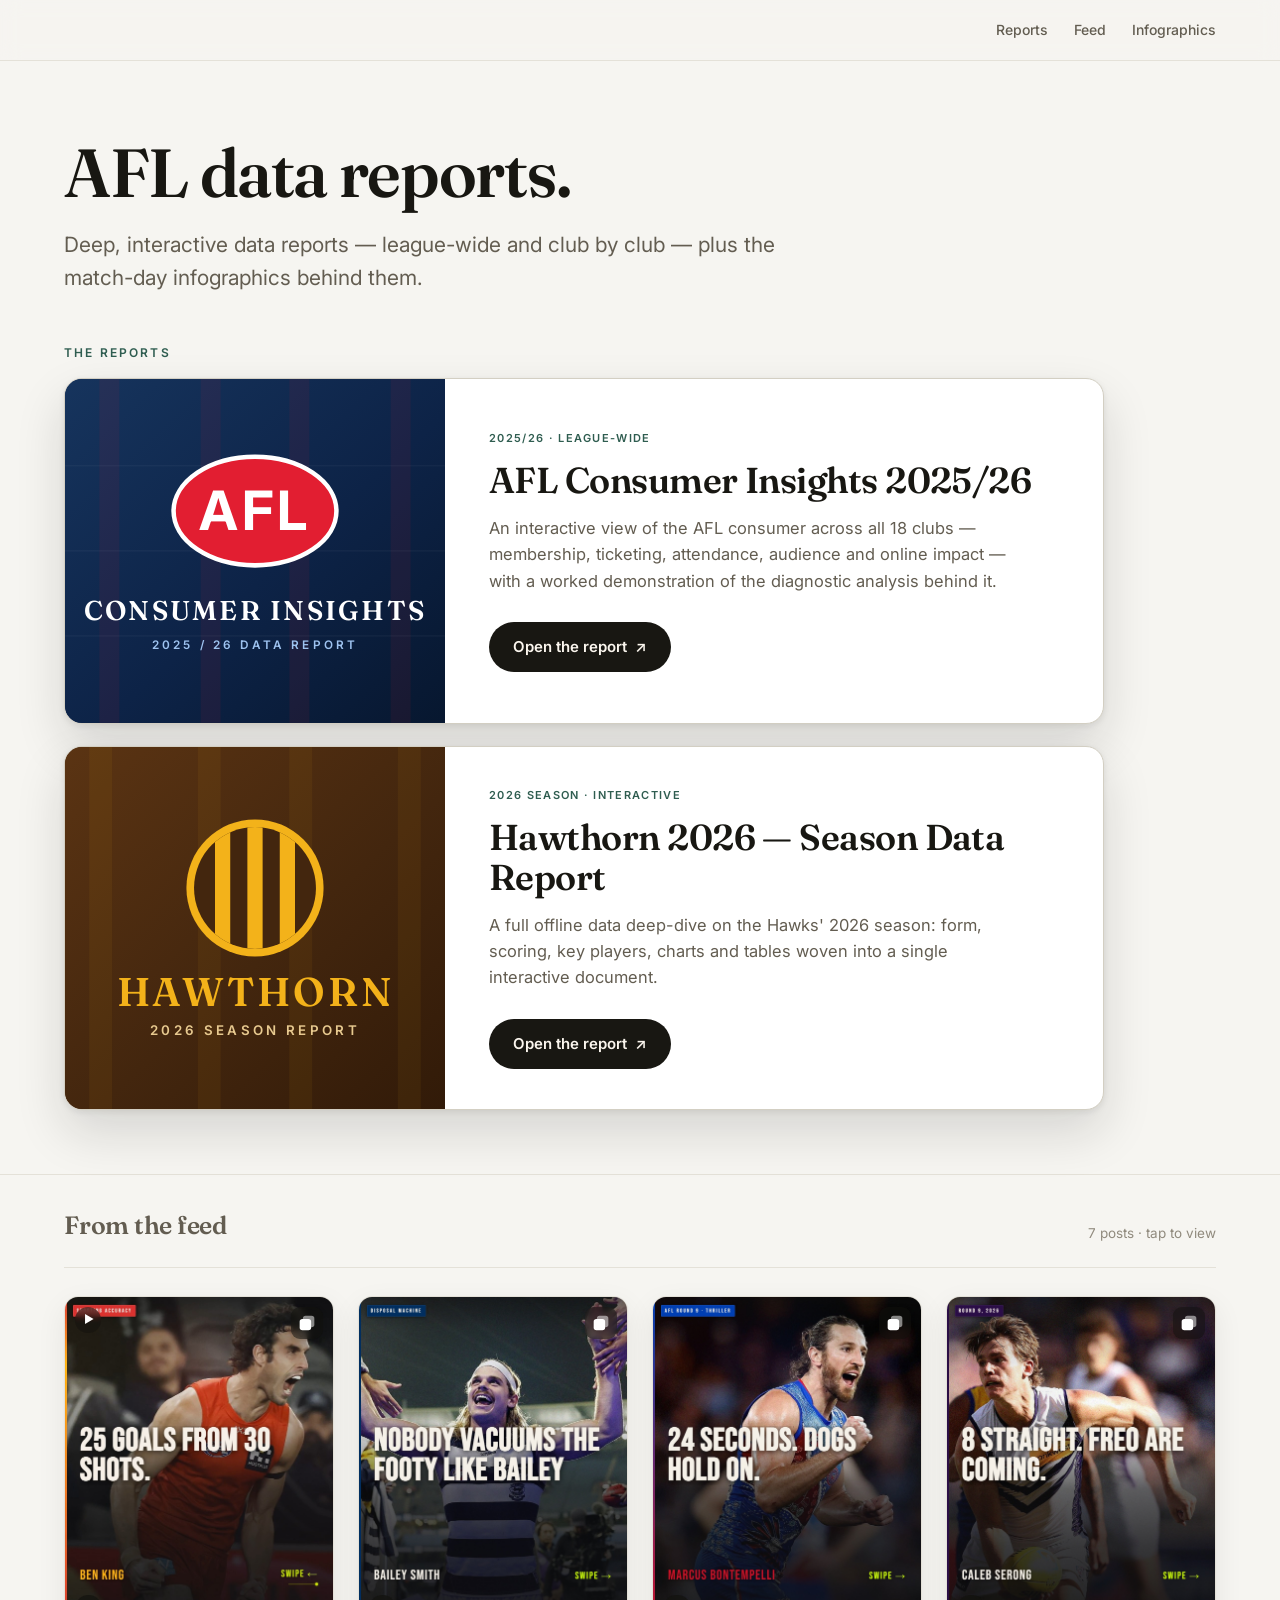
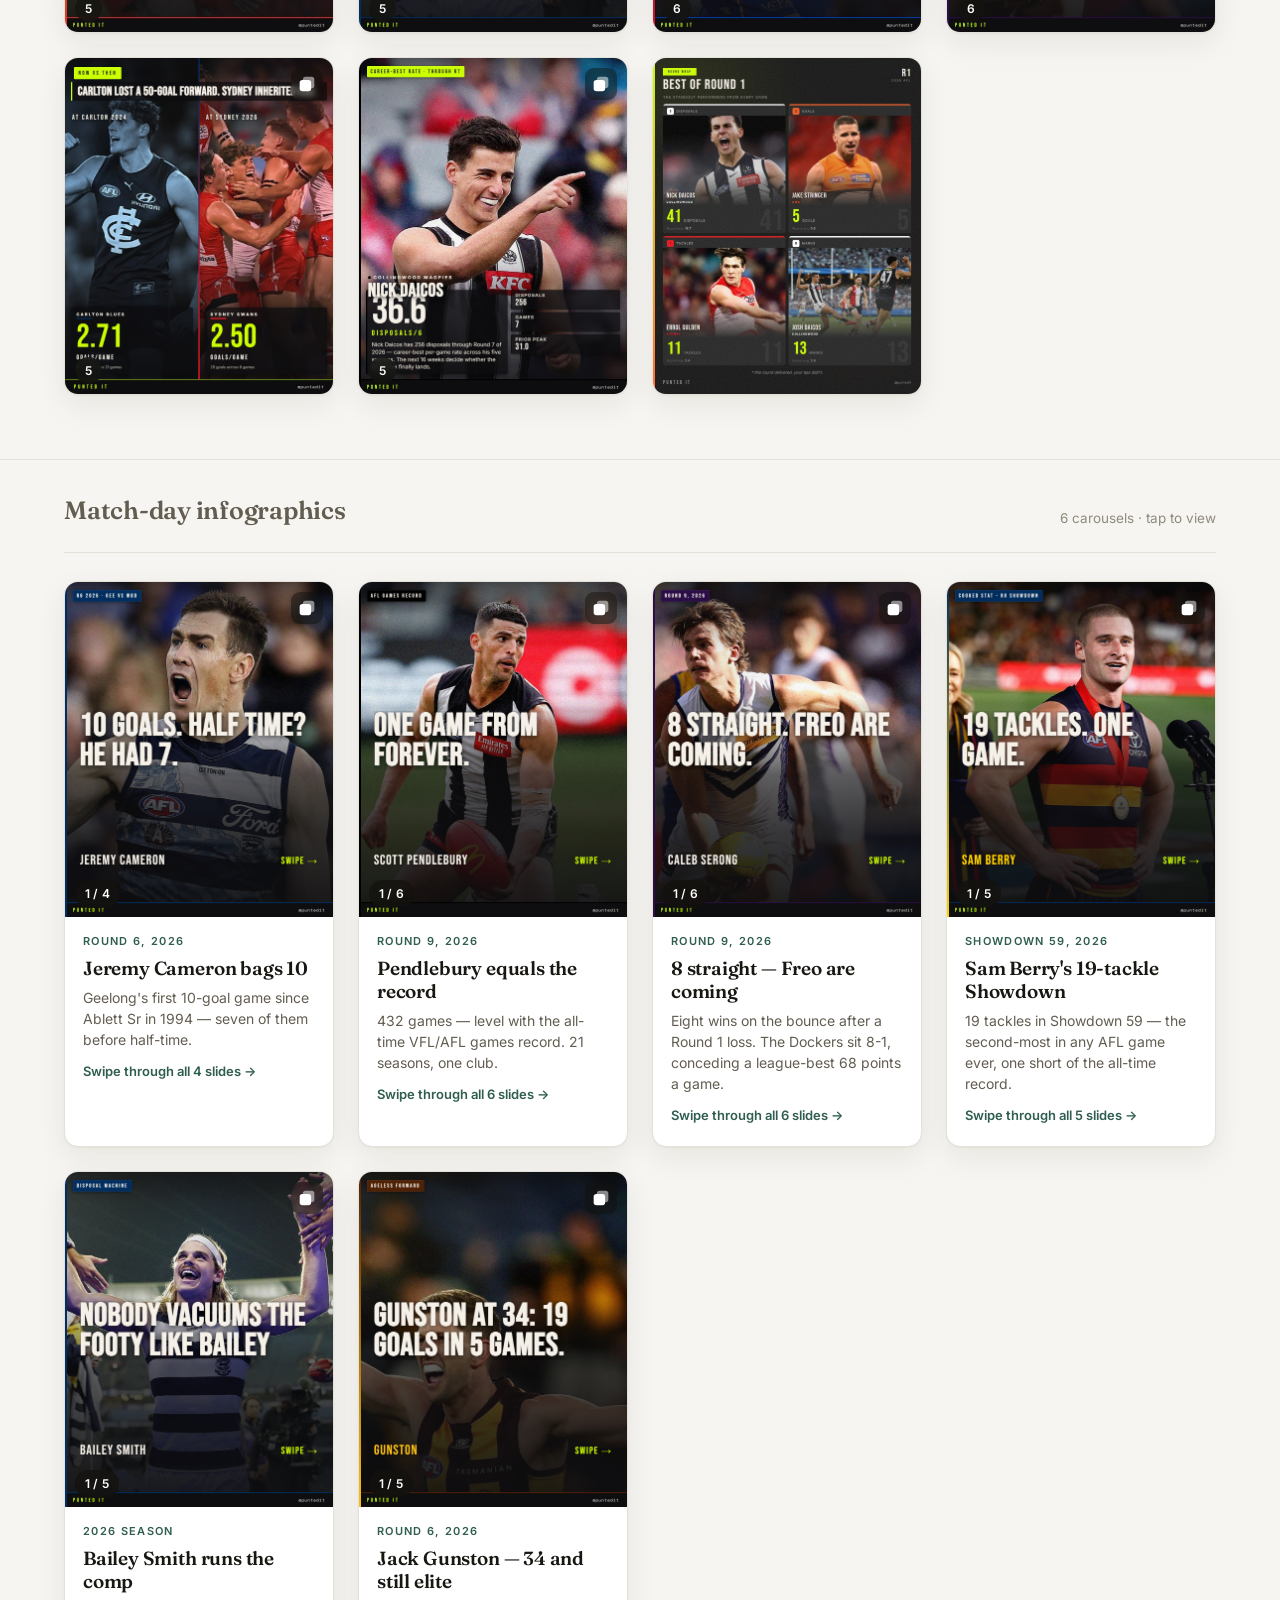
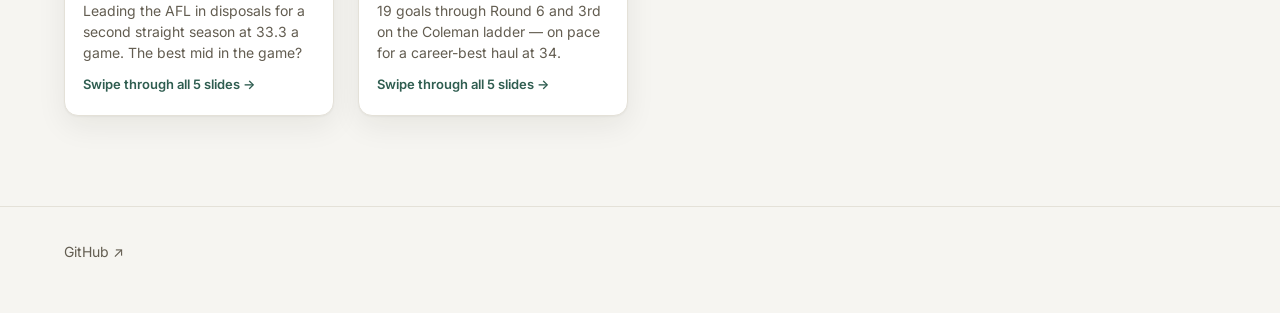
<file: index.html>
<!doctype html>
<html lang="en">
<head>
<meta charset="utf-8">
<meta name="viewport" content="width=device-width, initial-scale=1">
<title>AFL data reports &amp; infographics</title>
<meta name="description" content="In-depth AFL club data reports, plus the match-day infographics behind them.">
<link rel="preconnect" href="https://fonts.googleapis.com">
<link rel="preconnect" href="https://fonts.gstatic.com" crossorigin>
<link href="https://fonts.googleapis.com/css2?family=Fraunces:opsz,wght@9..144,500;9..144,600&family=Inter:wght@400;500;600&display=swap" rel="stylesheet">
<link rel="stylesheet" href="assets/css/site.css?v=2">
</head>
<body>

<header class="site-head">
  <div class="wrap">
    <nav class="nav-links">
      <a href="#reports">Reports</a>
      <a href="#feed">Feed</a>
      <a href="#infographics">Infographics</a>
    </nav>
  </div>
</header>

<main>
  <section class="hero">
    <div class="wrap">
      <h1>AFL data reports.</h1>
      <p class="lede">Deep, interactive data reports — league-wide and club by club — plus the match-day infographics behind them.</p>
    </div>
  </section>

  <!-- Reports — the headline work -->
  <section class="block" id="reports">
    <div class="wrap">
      <p class="eyebrow">The reports</p>
      <div class="report-stack">
      <a class="report-feature afl" href="AFL_Consumer_Insights_2026.html" target="_blank" rel="noopener">
        <div class="report-feature-visual">
          <svg class="afl-crest" viewBox="0 0 420 380" preserveAspectRatio="xMidYMid slice" xmlns="http://www.w3.org/2000/svg" role="img" aria-label="AFL Consumer Insights report">
            <defs>
              <linearGradient id="aflbg" x1="0" y1="0" x2="1" y2="1">
                <stop offset="0" stop-color="#16345d"/>
                <stop offset="0.55" stop-color="#0d2347"/>
                <stop offset="1" stop-color="#07172f"/>
              </linearGradient>
            </defs>
            <rect width="420" height="380" fill="url(#aflbg)"/>
            <g fill="#E21E31" opacity="0.08">
              <rect x="38" width="22" height="380"/><rect x="150" width="22" height="380"/>
              <rect x="248" width="22" height="380"/><rect x="360" width="22" height="380"/>
            </g>
            <g stroke="#ffffff" stroke-width="1" opacity="0.06">
              <line x1="0" y1="96" x2="420" y2="96"/><line x1="0" y1="190" x2="420" y2="190"/><line x1="0" y1="284" x2="420" y2="284"/>
            </g>
            <ellipse cx="210" cy="146" rx="90" ry="60" fill="#E21E31"/>
            <ellipse cx="210" cy="146" rx="90" ry="60" fill="none" stroke="#ffffff" stroke-width="5"/>
            <text x="210" y="167" text-anchor="middle" font-family="Inter, system-ui, sans-serif" font-weight="700" font-size="60" letter-spacing="4" fill="#ffffff">AFL</text>
            <text x="210" y="266" text-anchor="middle" font-family="Fraunces, Georgia, serif" font-weight="600" font-size="30" letter-spacing="2.5" fill="#ffffff">CONSUMER INSIGHTS</text>
            <text x="210" y="298" text-anchor="middle" font-family="Inter, system-ui, sans-serif" font-weight="600" font-size="13" letter-spacing="3.5" fill="#9ec3f0">2025 / 26 DATA REPORT</text>
          </svg>
        </div>
        <div class="report-feature-body">
          <span class="tag">2025/26 · league-wide</span>
          <h2>AFL Consumer Insights 2025/26</h2>
          <p>An interactive view of the AFL consumer across all 18 clubs — membership, ticketing, attendance, audience and online impact — with a worked demonstration of the diagnostic analysis behind it.</p>
          <span class="btn">Open the report&nbsp;&nbsp;↗</span>
        </div>
      </a>
      <a class="report-feature" href="Hawthorn_2026_Report.html" target="_blank" rel="noopener">
        <div class="report-feature-visual">
          <svg class="haw-crest" viewBox="0 0 420 380" preserveAspectRatio="xMidYMid slice" xmlns="http://www.w3.org/2000/svg" role="img" aria-label="Hawthorn Football Club">
            <defs>
              <linearGradient id="hawbg" x1="0" y1="0" x2="1" y2="1">
                <stop offset="0" stop-color="#5b3413"/>
                <stop offset="0.55" stop-color="#43260e"/>
                <stop offset="1" stop-color="#311a08"/>
              </linearGradient>
              <clipPath id="hawround"><circle cx="210" cy="148" r="64"/></clipPath>
            </defs>
            <rect width="420" height="380" fill="url(#hawbg)"/>
            <g fill="#f3b21a" opacity="0.06">
              <rect x="36" width="24" height="380"/><rect x="150" width="24" height="380"/>
              <rect x="246" width="24" height="380"/><rect x="360" width="24" height="380"/>
            </g>
            <circle cx="210" cy="148" r="72" fill="#f3b21a"/>
            <circle cx="210" cy="148" r="64" fill="#43260e"/>
            <g clip-path="url(#hawround)">
              <rect x="168" y="84" width="16" height="128" fill="#f3b21a"/>
              <rect x="202" y="84" width="16" height="128" fill="#f3b21a"/>
              <rect x="236" y="84" width="16" height="128" fill="#f3b21a"/>
            </g>
            <text x="210" y="272" text-anchor="middle" font-family="Fraunces, Georgia, serif" font-weight="600" font-size="42" letter-spacing="3" fill="#f3b21a">HAWTHORN</text>
            <text x="210" y="302" text-anchor="middle" font-family="Inter, system-ui, sans-serif" font-weight="600" font-size="14" letter-spacing="3.5" fill="#e7c98f">2026 SEASON REPORT</text>
          </svg>
        </div>
        <div class="report-feature-body">
          <span class="tag">2026 season · interactive</span>
          <h2>Hawthorn 2026 — Season Data Report</h2>
          <p>A full offline data deep-dive on the Hawks' 2026 season: form, scoring, key players, charts and tables woven into a single interactive document.</p>
          <span class="btn">Open the report&nbsp;&nbsp;↗</span>
        </div>
      </a>
      </div>
    </div>
  </section>

  <!-- From the feed — every @puntedit post, pulled straight from Instagram -->
  <section class="block block-sub" id="feed">
    <div class="wrap">
      <div class="section-head">
        <h2>From the feed</h2>
        <span class="meta" id="feed-count">Every post · tap to view</span>
      </div>
      <hr class="rule" style="margin-bottom:28px">
      <div class="ig-grid" id="feed-grid" aria-live="polite">
        <p id="feed-loading" style="color:var(--ink-faint)">Loading the feed…</p>
      </div>
    </div>
  </section>

  <!-- Infographics — the polished originals -->
  <section class="block block-sub" id="infographics">
    <div class="wrap">
      <div class="section-head">
        <h2>Match-day infographics</h2>
        <span class="meta" id="count-head">Tap to view</span>
      </div>
      <hr class="rule" style="margin-bottom:28px">
      <div class="card-grid" id="grid" aria-live="polite">
        <p id="loading" style="color:var(--ink-faint)">Loading…</p>
      </div>
    </div>
  </section>
</main>

<!-- Shared lightbox overlay (images + video) -->
<div class="viewer" id="viewer" role="dialog" aria-modal="true" aria-label="Post viewer">
  <div class="viewer-stage">
    <button class="v-close" id="vClose" aria-label="Close">✕</button>
    <button class="v-nav prev" id="vPrev" aria-label="Previous">‹</button>
    <img class="viewer-img" id="vImg" alt="">
    <video class="viewer-img" id="vVid" playsinline loop muted controls style="display:none"></video>
    <button class="v-nav next" id="vNext" aria-label="Next">›</button>
    <div class="v-meta">
      <span class="v-title" id="vTitle"></span>
      <div class="v-dots" id="vDots"></div>
      <span class="v-counter" id="vCounter"></span>
    </div>
  </div>
</div>

<footer class="site-foot">
  <div class="wrap">
    <span class="foot-links">
      <a href="https://github.com/dough1e/afl-data-report" target="_blank" rel="noopener">GitHub ↗</a>
    </span>
  </div>
</footer>

<script src="assets/js/viewer.js?v=2"></script>
<script src="assets/js/feed.js?v=2"></script>
</body>
</html>
</file>
<file: assets/css/site.css>
/* AFL infographics & data reports — clean, simple showcase. */

:root {
  --bg: #f6f5f1;
  --paper: #ffffff;
  --ink: #181712;
  --ink-soft: #635d51;
  --ink-faint: #908a7d;
  --line: #e4e1d8;
  --line-strong: #d3cfc3;
  --accent: #2f5d50;
  --shadow: 0 1px 2px rgba(24, 23, 18, .04), 0 10px 30px rgba(24, 23, 18, .07);
  --shadow-lift: 0 2px 6px rgba(24, 23, 18, .08), 0 22px 50px rgba(24, 23, 18, .14);
  --maxw: 1200px;
  --radius: 14px;
  --serif: 'Fraunces', Georgia, 'Times New Roman', serif;
  --sans: 'Inter', system-ui, -apple-system, 'Segoe UI', Roboto, sans-serif;
}

* { box-sizing: border-box; }
html { -webkit-text-size-adjust: 100%; scroll-behavior: smooth; }

body {
  margin: 0;
  background: var(--bg);
  color: var(--ink);
  font-family: var(--sans);
  font-size: 17px;
  line-height: 1.6;
  -webkit-font-smoothing: antialiased;
  text-rendering: optimizeLegibility;
}

a { color: inherit; text-decoration: none; }
.wrap { width: 100%; max-width: var(--maxw); margin: 0 auto; padding: 0 24px; }

/* ---------- Header (no branding — just links) ---------- */
.site-head {
  position: sticky; top: 0; z-index: 20;
  background: rgba(246, 245, 241, .82);
  backdrop-filter: saturate(140%) blur(10px);
  border-bottom: 1px solid var(--line);
}
.site-head .wrap { display: flex; align-items: center; justify-content: flex-end; height: 60px; }
.nav-links { display: flex; gap: 26px; font-size: 14px; font-weight: 500; color: var(--ink-soft); }
.nav-links a { position: relative; padding: 4px 0; transition: color .15s; }
.nav-links a:hover { color: var(--ink); }
.nav-links a::after {
  content: ""; position: absolute; left: 0; right: 0; bottom: -2px; height: 1.5px;
  background: var(--accent); transform: scaleX(0); transform-origin: left; transition: transform .2s ease;
}
.nav-links a:hover::after { transform: scaleX(1); }

/* ---------- Hero ---------- */
.hero { padding: 76px 0 18px; }
.hero h1 {
  font-family: var(--serif); font-weight: 600; letter-spacing: -.02em;
  font-size: clamp(38px, 6.4vw, 68px); line-height: 1.04; margin: 0 0 20px; max-width: 16ch;
}
.hero p.lede { font-size: clamp(17px, 2.2vw, 21px); color: var(--ink-soft); max-width: 58ch; margin: 0; }

/* ---------- Section ---------- */
.block { padding: 30px 0 44px; }
.block:last-of-type { padding-bottom: 90px; }
.eyebrow { font-size: 12px; font-weight: 600; letter-spacing: .18em; text-transform: uppercase; color: var(--accent); margin: 0 0 16px; }
.section-head { display: flex; align-items: end; justify-content: space-between; gap: 16px; margin: 0 0 22px; }
.section-head h2 { font-family: var(--serif); font-weight: 600; letter-spacing: -.01em; font-size: clamp(23px, 3.6vw, 31px); margin: 0; }
.section-head .meta { font-size: 13.5px; color: var(--ink-faint); white-space: nowrap; }
.rule { height: 1px; background: var(--line); border: 0; margin: 0; }

/* Secondary section — visually quieter so reports lead */
.block-sub { border-top: 1px solid var(--line); margin-top: 20px; }
.block-sub .section-head h2 { font-size: clamp(20px, 3vw, 25px); color: var(--ink-soft); }

/* ---------- Carousel grid ---------- */
.card-grid { display: grid; gap: 24px; grid-template-columns: repeat(auto-fill, minmax(240px, 1fr)); }
.cc {
  display: flex; flex-direction: column; cursor: pointer; text-align: left;
  background: var(--paper); border: 1px solid var(--line); border-radius: var(--radius);
  overflow: hidden; box-shadow: var(--shadow); font: inherit; color: inherit; padding: 0;
  transition: transform .25s ease, box-shadow .25s ease, border-color .25s ease;
}
.cc:hover { transform: translateY(-5px); box-shadow: var(--shadow-lift); border-color: var(--line-strong); }
.cc:focus-visible { outline: 2.5px solid var(--accent); outline-offset: 3px; }
.cc .cover { position: relative; aspect-ratio: 4 / 5; overflow: hidden; background: #ece9e1; }
.cc .cover img { width: 100%; height: 100%; object-fit: cover; transition: transform .5s ease; }
.cc:hover .cover img { transform: scale(1.045); }
/* multi-image signals */
.cc .ig-ic {
  position: absolute; top: 10px; right: 10px; z-index: 2; display: flex;
  padding: 5px; border-radius: 9px; background: rgba(20,19,15,.42); backdrop-filter: blur(3px);
  filter: drop-shadow(0 1px 2px rgba(0,0,0,.3));
}
.cc .count-pill {
  position: absolute; left: 10px; bottom: 10px; z-index: 2;
  background: rgba(20,19,15,.72); color: #fff; font-size: 12px; font-weight: 600;
  padding: 4px 10px; border-radius: 999px; backdrop-filter: blur(4px); letter-spacing: .02em;
}
.cc .cover-hint {
  position: absolute; inset: 0; z-index: 2; display: flex; align-items: center; justify-content: center;
  background: rgba(20,19,15,0); opacity: 0; transition: opacity .2s ease, background .2s ease;
}
.cc:hover .cover-hint, .cc:focus-visible .cover-hint { opacity: 1; background: rgba(20,19,15,.28); }
.cc .cover-hint .hint-pill {
  background: #fff; color: var(--ink); font-size: 13.5px; font-weight: 600;
  padding: 9px 17px; border-radius: 999px; transform: translateY(5px); transition: transform .2s ease;
  box-shadow: 0 6px 18px rgba(0,0,0,.25);
}
.cc:hover .cover-hint .hint-pill, .cc:focus-visible .cover-hint .hint-pill { transform: none; }
.cc .cc-body { padding: 16px 18px 20px; display: flex; flex-direction: column; gap: 7px; }
.tag { font-size: 11px; font-weight: 600; letter-spacing: .12em; text-transform: uppercase; color: var(--accent); }
.cc h3 { font-family: var(--serif); font-weight: 600; font-size: 19px; line-height: 1.2; letter-spacing: -.01em; margin: 0; }
.cc p { margin: 0; font-size: 14px; color: var(--ink-soft); line-height: 1.5; }
.cc .view { margin-top: 4px; font-size: 13px; font-weight: 600; color: var(--accent); }

/* ---------- Report feature (the headline block) ---------- */
.report-stack { display: grid; gap: 22px; }
.report-feature {
  display: grid; grid-template-columns: 380px 1fr; align-items: stretch;
  max-width: 1040px;
  background: var(--paper); border: 1px solid var(--line-strong); border-radius: 18px;
  overflow: hidden; box-shadow: var(--shadow-lift);
  transition: transform .25s ease, box-shadow .25s ease, border-color .25s ease;
}
.report-feature:hover { transform: translateY(-5px); box-shadow: 0 4px 10px rgba(24,23,18,.1), 0 30px 70px rgba(24,23,18,.18); border-color: #c2bcab; }
.report-feature-visual { min-height: 300px; background: #43260e; overflow: hidden; }
.report-feature.afl .report-feature-visual { background: #0d2347; }
.report-feature.afl:hover { border-color: #00529B; }
.haw-crest, .afl-crest { display: block; width: 100%; height: 100%; min-height: 300px; object-fit: cover; }
.report-feature-body { padding: 40px 44px; display: flex; flex-direction: column; gap: 10px; justify-content: center; }
.report-feature-body h2 {
  font-family: var(--serif); font-weight: 600; font-size: clamp(26px, 3.4vw, 36px);
  line-height: 1.1; letter-spacing: -.015em; margin: 4px 0 4px;
}
.report-feature-body p { margin: 0; color: var(--ink-soft); font-size: 16.5px; max-width: 54ch; }
.btn {
  margin-top: 18px; align-self: flex-start;
  background: var(--ink); color: #fbf6ee; font-size: 15px; font-weight: 600;
  padding: 13px 24px; border-radius: 999px; transition: background .18s, transform .18s;
}
.report-feature:hover .btn { background: var(--accent); }
.btn:hover { transform: translateY(-1px); }

/* ---------- Instagram feed grid ---------- */
.ig-grid { display: grid; gap: 24px; grid-template-columns: repeat(auto-fill, minmax(240px, 1fr)); }
.ig-tile { padding: 0; border: 0; font: inherit; color: inherit; cursor: pointer; background: none; }
.ig-media {
  position: relative; aspect-ratio: 4 / 5; overflow: hidden; border-radius: 14px;
  background: #ece9e1; border: 1px solid var(--line); box-shadow: var(--shadow);
  transition: transform .25s ease, box-shadow .25s ease, border-color .25s ease;
}
.ig-tile:hover .ig-media { transform: translateY(-4px); box-shadow: var(--shadow-lift); border-color: var(--line-strong); }
.ig-tile:focus-visible .ig-media { outline: 2.5px solid var(--accent); outline-offset: 3px; }
.ig-media img, .ig-media video { width: 100%; height: 100%; object-fit: cover; display: block; }
.ig-media .ig-ic {
  position: absolute; top: 10px; right: 10px; z-index: 2; display: flex;
  padding: 5px; border-radius: 9px; background: rgba(20,19,15,.42); backdrop-filter: blur(3px);
  filter: drop-shadow(0 1px 2px rgba(0,0,0,.3));
}
.ig-media .count-pill {
  position: absolute; left: 10px; bottom: 10px; z-index: 2;
  background: rgba(20,19,15,.72); color: #fff; font-size: 12px; font-weight: 600;
  padding: 4px 10px; border-radius: 999px; backdrop-filter: blur(4px);
}
.ig-media .vid-badge {
  position: absolute; left: 10px; top: 10px; z-index: 2; width: 26px; height: 26px; border-radius: 50%;
  background: rgba(20,19,15,.55); color: #fff; font-size: 11px; display: flex; align-items: center;
  justify-content: center; backdrop-filter: blur(3px); padding-left: 2px;
}
.ig-media .cover-hint {
  position: absolute; inset: 0; z-index: 2; display: flex; align-items: center; justify-content: center;
  background: rgba(20,19,15,0); opacity: 0; transition: opacity .2s ease, background .2s ease;
}
.ig-tile:hover .cover-hint, .ig-tile:focus-visible .cover-hint { opacity: 1; background: rgba(20,19,15,.28); }
.ig-media .hint-pill {
  background: #fff; color: var(--ink); font-size: 13px; font-weight: 600;
  padding: 8px 15px; border-radius: 999px; box-shadow: 0 6px 18px rgba(0,0,0,.25);
}

/* ---------- Footer ---------- */
.site-foot { border-top: 1px solid var(--line); padding: 34px 0 50px; }
.foot-links { display: flex; gap: 24px; font-size: 14px; color: var(--ink-soft); }
.foot-links a { transition: color .15s; }
.foot-links a:hover { color: var(--accent); }

/* ---------- Viewer overlay ---------- */
.viewer {
  position: fixed; inset: 0; z-index: 100; display: none;
  background: rgba(20, 19, 15, .92); backdrop-filter: blur(6px);
  align-items: center; justify-content: center;
}
.viewer.open { display: flex; }
.viewer-stage { position: relative; width: 100%; height: 100%; display: flex; align-items: center; justify-content: center; padding: 24px; }
.viewer-img {
  max-height: 86vh; max-width: min(92vw, 520px); width: auto; height: auto;
  border-radius: 10px; box-shadow: 0 30px 80px rgba(0,0,0,.5); background: #000;
  user-select: none; -webkit-user-drag: none;
}
.v-close {
  position: absolute; top: 18px; right: 18px; z-index: 3;
  width: 44px; height: 44px; border-radius: 50%; border: 0; cursor: pointer;
  background: rgba(255,255,255,.12); color: #fff; font-size: 20px;
  display: flex; align-items: center; justify-content: center; transition: background .15s;
}
.v-close:hover { background: rgba(255,255,255,.24); }
.v-nav {
  position: absolute; top: 50%; transform: translateY(-50%); z-index: 3;
  width: 52px; height: 52px; border-radius: 50%; border: 0; cursor: pointer;
  background: rgba(255,255,255,.12); color: #fff; font-size: 22px;
  display: flex; align-items: center; justify-content: center; transition: background .15s, opacity .15s;
}
.v-nav:hover { background: rgba(255,255,255,.26); }
.v-nav.prev { left: max(18px, 4vw); } .v-nav.next { right: max(18px, 4vw); }
.v-nav[disabled] { opacity: .28; cursor: default; }
.v-meta {
  position: absolute; left: 0; right: 0; bottom: 22px; z-index: 3;
  display: flex; flex-direction: column; align-items: center; gap: 12px; color: #fff; pointer-events: none;
}
.v-title { font-family: var(--serif); font-size: 16px; font-weight: 600; opacity: .92; }
.v-dots { display: flex; gap: 8px; }
.v-dot { width: 8px; height: 8px; border-radius: 50%; background: rgba(255,255,255,.34); transition: background .15s, transform .15s; }
.v-dot.active { background: #fff; transform: scale(1.25); }
.v-counter { font-size: 13px; letter-spacing: .04em; color: rgba(255,255,255,.7); }

/* ---------- Large screens: widen so content fills the display ---------- */
@media (min-width: 1500px) { :root { --maxw: 1360px; } }
@media (min-width: 1850px) { :root { --maxw: 1520px; } }

/* ---------- Responsive ---------- */
@media (max-width: 640px) {
  body { font-size: 16px; }
  .wrap { padding: 0 18px; }
  .hero { padding: 48px 0 14px; }
  .nav-links { gap: 18px; font-size: 13px; }
  .site-head .wrap { height: 56px; }
  .report-feature { grid-template-columns: 1fr; }
  .report-feature-visual { min-height: 200px; }
  .report-feature-visual .doc { width: 130px; height: 168px; }
  .report-feature-body { padding: 28px 24px; }
  .v-nav { width: 44px; height: 44px; font-size: 19px; }
  .v-nav.prev { left: 10px; } .v-nav.next { right: 10px; }
}

@media (prefers-reduced-motion: reduce) { html { scroll-behavior: auto; } * { transition: none !important; animation: none !important; } }
</file>
